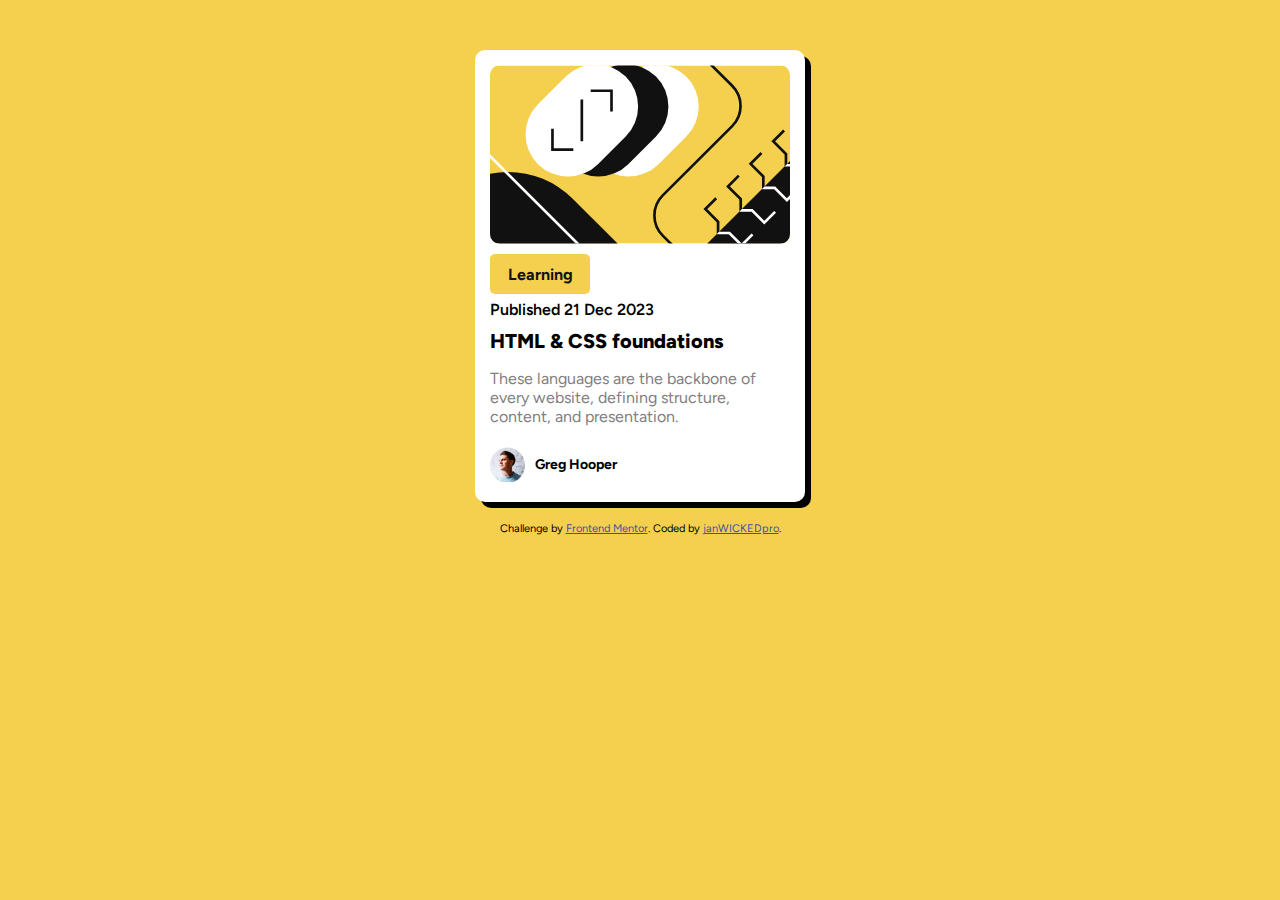
<file: blog-preview-card-main/index.html>
<!DOCTYPE html>
<html lang="en">
<head>
  <meta charset="UTF-8">
  <meta name="viewport" content="width=device-width, initial-scale=1.0"> <!-- displays site properly based on user's device -->

  <link rel="icon" type="image/png" sizes="32x32" href="./assets/images/favicon-32x32.png">
  <link rel="stylesheet" href="style.css">
  <link rel="preconnect" href="https://fonts.googleapis.com">
<link rel="preconnect" href="https://fonts.gstatic.com" crossorigin>
<link href="https://fonts.googleapis.com/css2?family=Figtree:ital,wght@0,300..900;1,300..900&display=swap" rel="stylesheet">
  <title>Frontend Mentor | Blog preview card</title>

  <style>
    
  </style>
</head>
<body>
  <div class="container">
    <img src="./assets/images/illustration-article.svg" alt="">
    <div class="container-tag">Learning</div>
    <p class="date">Published 21 Dec 2023</p>
    <h1>HTML & CSS foundations</h1>
    <p>These languages are the backbone of every website, defining structure, content, and presentation.</p>
    <div class="container-profile">
      <img src="./assets/images/image-avatar.webp" alt="">
      <p>Greg Hooper</p>
    </div>

  </div>
  <div class="attribution">
    Challenge by <a href="https://www.frontendmentor.io?ref=challenge" target="_blank">Frontend Mentor</a>. 
    Coded by <a href="https://github.com/janWICKEDpro">janWICKEDpro</a>.
  </div>
</body>
</html>
</file>
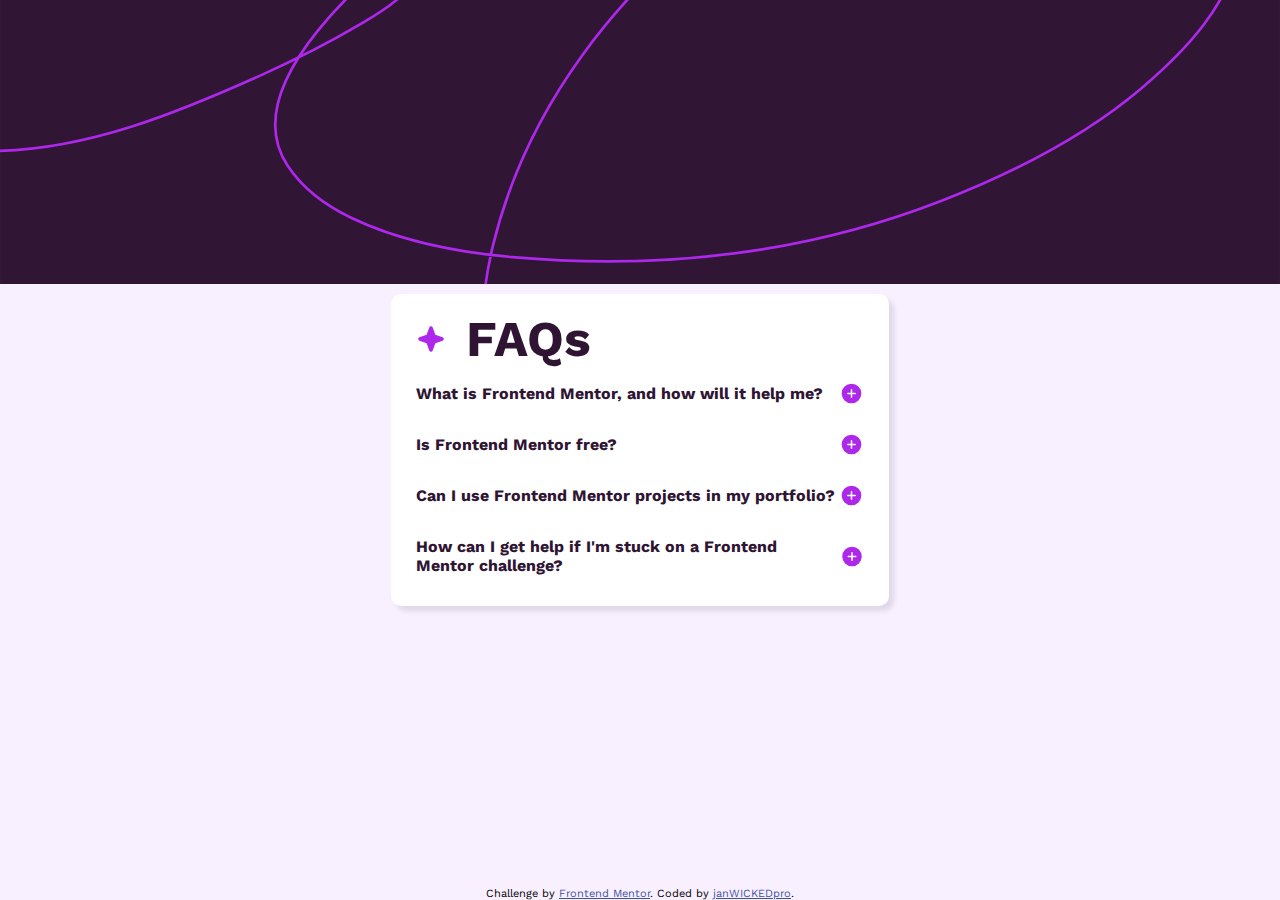
<file: faq-accordion-main/index.html>
<!DOCTYPE html>
<html lang="en">
<head>
  <meta charset="UTF-8">
  <meta name="viewport" content="width=device-width, initial-scale=1.0"> <!-- displays site properly based on user's device -->

  <link rel="icon" type="image/png" sizes="32x32" href="./assets/images/favicon-32x32.png">
  <link rel="stylesheet" href="style.css">
  <link rel="preconnect" href="https://fonts.googleapis.com">
<link rel="preconnect" href="https://fonts.gstatic.com" crossorigin>
<link href="https://fonts.googleapis.com/css2?family=Figtree:ital,wght@0,300..900;1,300..900&family=Work+Sans:ital,wght@0,100..900;1,100..900&display=swap" rel="stylesheet">
  <title>Frontend Mentor | FAQ accordion</title>

  <!-- Feel free to remove these styles or customise in your own stylesheet 👍 -->
  <style>
    .attribution { font-size: 11px; text-align: center; }
    .attribution a { color: hsl(228, 45%, 44%); }
  </style>
</head>
<body>
  

  <img src="./assets/images/background-pattern-desktop.svg" class="svg-desktop" alt="">
  <img src="./assets/images/background-pattern-mobile.svg" class="svg-mobile" alt="">
  <div class="container">
    <div class="faq">
      <img src="./assets/images/icon-star.svg" class="icon-head" alt="">
      <h1>FAQs</h1>
    </div>
    <div class="question">
      <p> What is Frontend Mentor, and how will it help me?</p>
      <img src="./assets/images/icon-plus.svg" class="icon plus" alt="">
      <img src="./assets/images/icon-minus.svg" class="icon minus inactive"  alt="">
    </div>
    <div class="question-answer inactive">
      Yes, Frontend Mentor offers both free and premium coding challenges, with the free 
  option providing access to a range of projects suitable for all skill levels.
    </div>
    <div class="question">
      <p>Is Frontend Mentor free?</p>
      <img src="./assets/images/icon-plus.svg" class="icon plus"  alt="">
      <img src="./assets/images/icon-minus.svg" class="icon minus inactive" alt="">
    </div>
    <div class="question-answer inactive">
      
  Yes, Frontend Mentor offers both free and premium coding challenges, with the free 
  option providing access to a range of projects suitable for all skill levels.

    </div>
    <div class="question">
      <p> Can I use Frontend Mentor projects in my portfolio?</p>
      <img src="./assets/images/icon-plus.svg" class="icon plus" alt="">
      <img src="./assets/images/icon-minus.svg"class="icon minus inactive"  alt="">
    </div>
    <div class="question-answer inactive">
      Yes, you can use projects completed on Frontend Mentor in your portfolio. It's an excellent
  way to showcase your skills to potential employers!
    </div>
    <div class="question">
      <p> How can I get help if I'm stuck on a Frontend Mentor challenge?</p>
      <img src="./assets/images/icon-plus.svg" class="icon plus" alt="">
      <img src="./assets/images/icon-minus.svg" class="icon minus inactive" alt="">
    </div>
    <div class="question-answer inactive">
      The best place to get help is inside Frontend Mentor's Discord community. There's a help 
      channel where you can ask questions and seek support from other community members.
    </div>
  </div>
  <div class="attribution">
    Challenge by <a href="https://www.frontendmentor.io?ref=challenge" target="_blank">Frontend Mentor</a>. 
    Coded by <a href="https://github.com/janWICKEDpro">janWICKEDpro</a>.
  </div>
  <script src="script.js"></script>
</body>
</html>
</file>
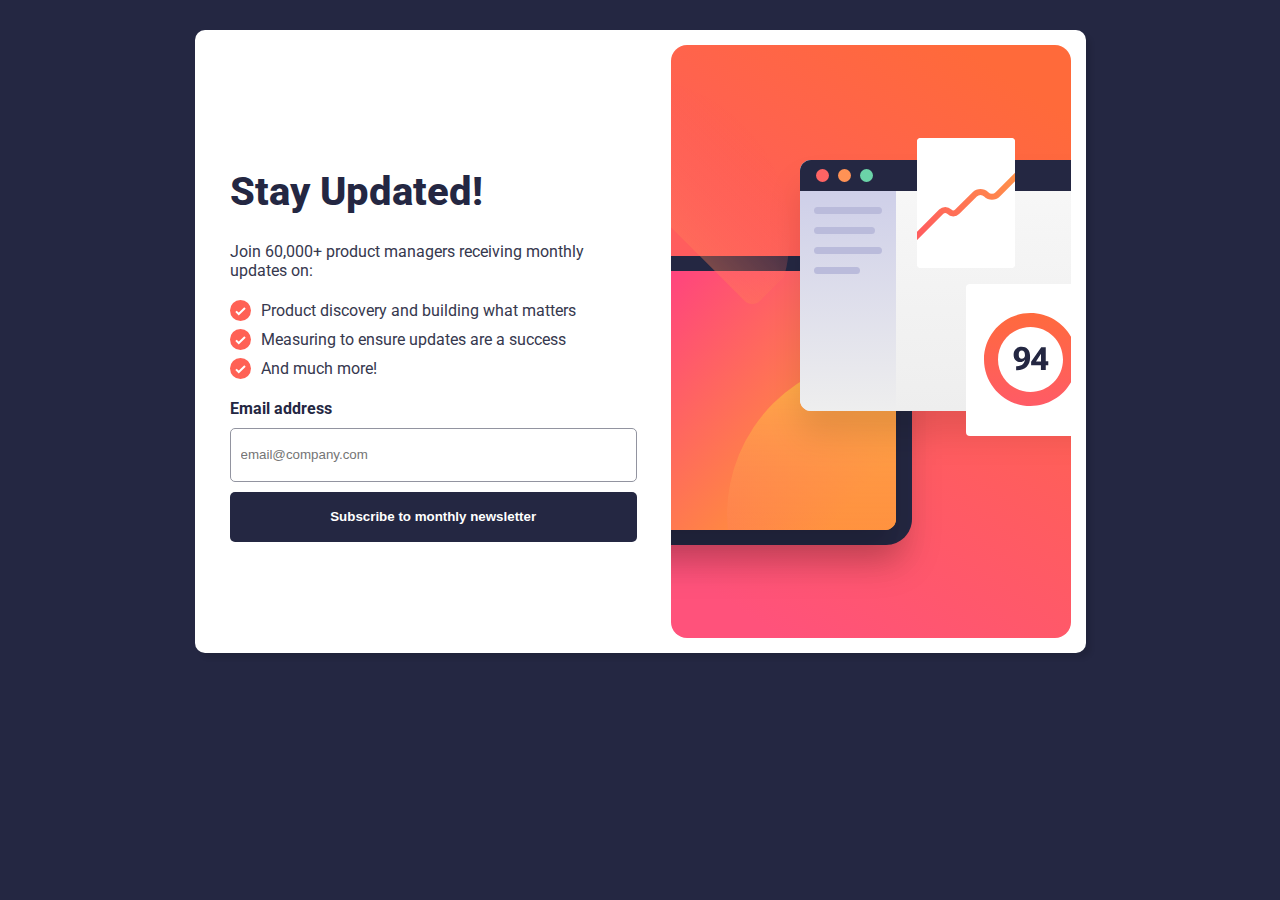
<file: newsletter-sign-up-with-success-message-main/index.html>
<!DOCTYPE html>
<html lang="en">
<head>
  <meta charset="UTF-8">
  <meta name="viewport" content="width=device-width, initial-scale=1.0"> <!-- displays site properly based on user's device -->

  <link rel="icon" type="image/png" sizes="32x32" href="./assets/images/favicon-32x32.png">
  <link rel="preconnect" href="https://fonts.googleapis.com">
  <link rel="preconnect" href="https://fonts.gstatic.com" crossorigin>
  <link href="https://fonts.googleapis.com/css2?family=Roboto:ital,wght@0,100;0,300;0,400;0,500;0,700;0,900;1,100;1,300;1,400;1,500;1,700;1,900&display=swap" rel="stylesheet">
  <link rel="stylesheet" href="style.css">
  <title>Frontend Mentor | Newsletter sign-up form with success message</title>


</head>
<body>


  <div class="card-main ">
    <img src="./assets/images/illustration-sign-up-mobile.svg" class="illustration-mobile" alt="">
    <div class="card-content">
      <h1>Stay Updated!</h1>
      <p>Join 60,000+ product managers receiving monthly updates on:</p>
      <div class="card-bullet">
        <img src="./assets/images/icon-list.svg" class="icon" alt="">
        <p>Product discovery and building what matters</p>
      </div>
      <div class="card-bullet">
        <img src="./assets/images/icon-list.svg" class="icon" alt="">
        <p>Measuring to ensure updates are a success</p>
      </div>
      <div class="card-bullet">
        <img src="./assets/images/icon-list.svg" class="icon" alt="">
        <p>And much more!</p>
      </div>
      <div class="form-section">
        <div class="form-section-head">
          <p class="head">Email address</p>
          <p class="error-message inactive">Invalid Email</p>
        </div>
        
        <input type="text" placeholder="email@company.com" class="">
        <button id="subscribe">Subscribe to monthly newsletter</button>
      </div>
    </div>
    <img src="./assets/images/illustration-sign-up-desktop.svg" class="illustration-web" alt="">
  </div>
  <div class="card-success inactive">
    <div class="group">
    <img src="./assets/images/icon-success.svg" alt="">
    <H1>Thanks for subscribing!</H1>
    <p>A confirmation email has been sent to <span></span>.Please open it and cick the button inside to confirm your subsciption </p>
  </div>
    <button id="dismiss">Dismiss message</button>
  </div>
 
  <script src="script.js"></script>
</body>
</html>
</file>
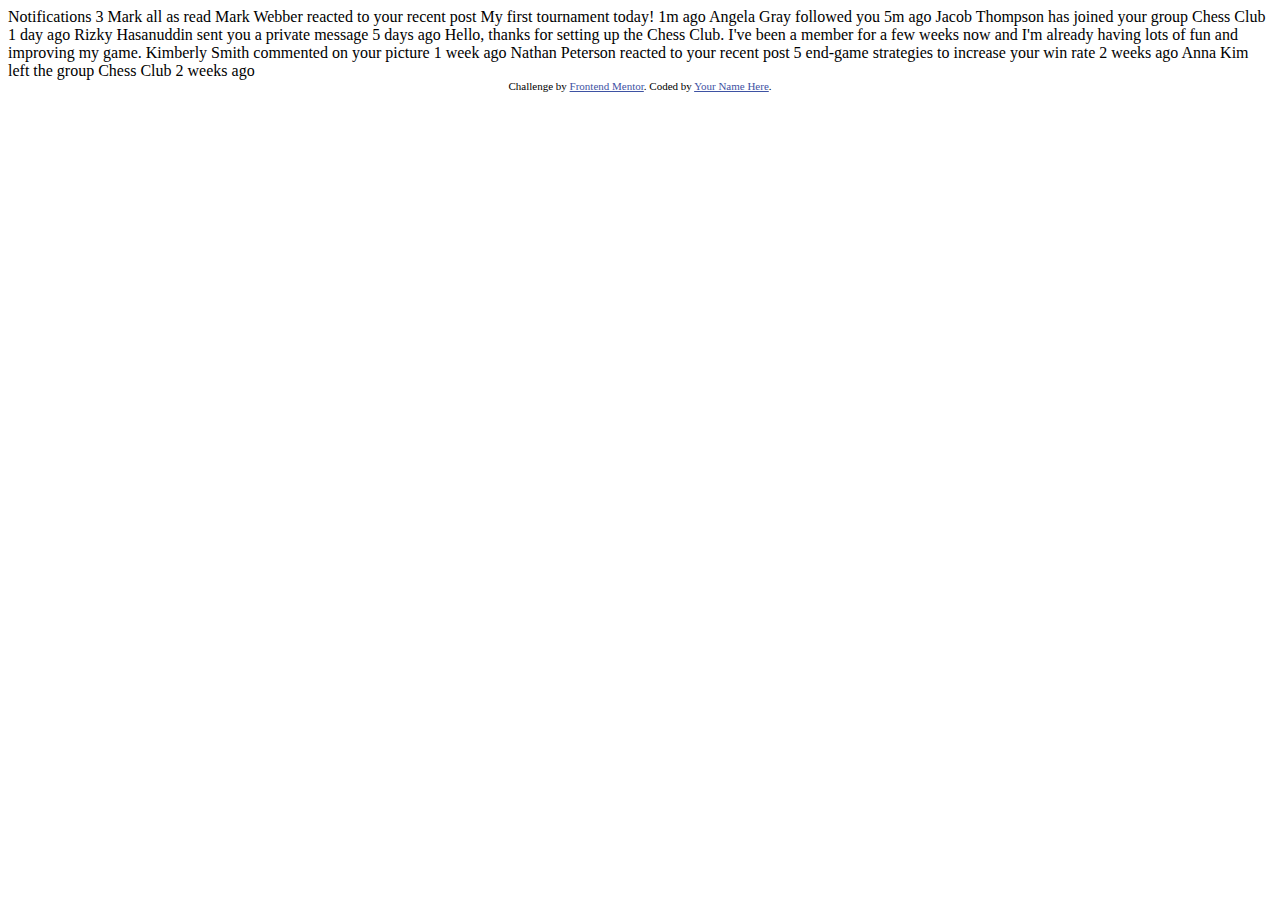
<file: notifications-page-main/index.html>
<!DOCTYPE html>
<html lang="en">
<head>
  <meta charset="UTF-8">
  <meta name="viewport" content="width=device-width, initial-scale=1.0"> <!-- displays site properly based on user's device -->

  <link rel="icon" type="image/png" sizes="32x32" href="./assets/images/favicon-32x32.png">
  
  <title>Frontend Mentor | Notifications page</title>

  <!-- Feel free to remove these styles or customise in your own stylesheet 👍 -->
  <style>
    .attribution { font-size: 11px; text-align: center; }
    .attribution a { color: hsl(228, 45%, 44%); }
  </style>
</head>
<body>

  Notifications 3

  Mark all as read

  Mark Webber reacted to your recent post My first tournament today!
  1m ago

  Angela Gray followed you
  5m ago

  Jacob Thompson has joined your group Chess Club
  1 day ago

  Rizky Hasanuddin sent you a private message
  5 days ago
  Hello, thanks for setting up the Chess Club. I've been a member for a few weeks now and 
  I'm already having lots of fun and improving my game.

  Kimberly Smith commented on your picture
  1 week ago

  Nathan Peterson reacted to your recent post 5 end-game strategies to increase your win rate
  2 weeks ago

  Anna Kim left the group Chess Club
  2 weeks ago
  
  <div class="attribution">
    Challenge by <a href="https://www.frontendmentor.io?ref=challenge" target="_blank">Frontend Mentor</a>. 
    Coded by <a href="#">Your Name Here</a>.
  </div>
</body>
</html>
</file>
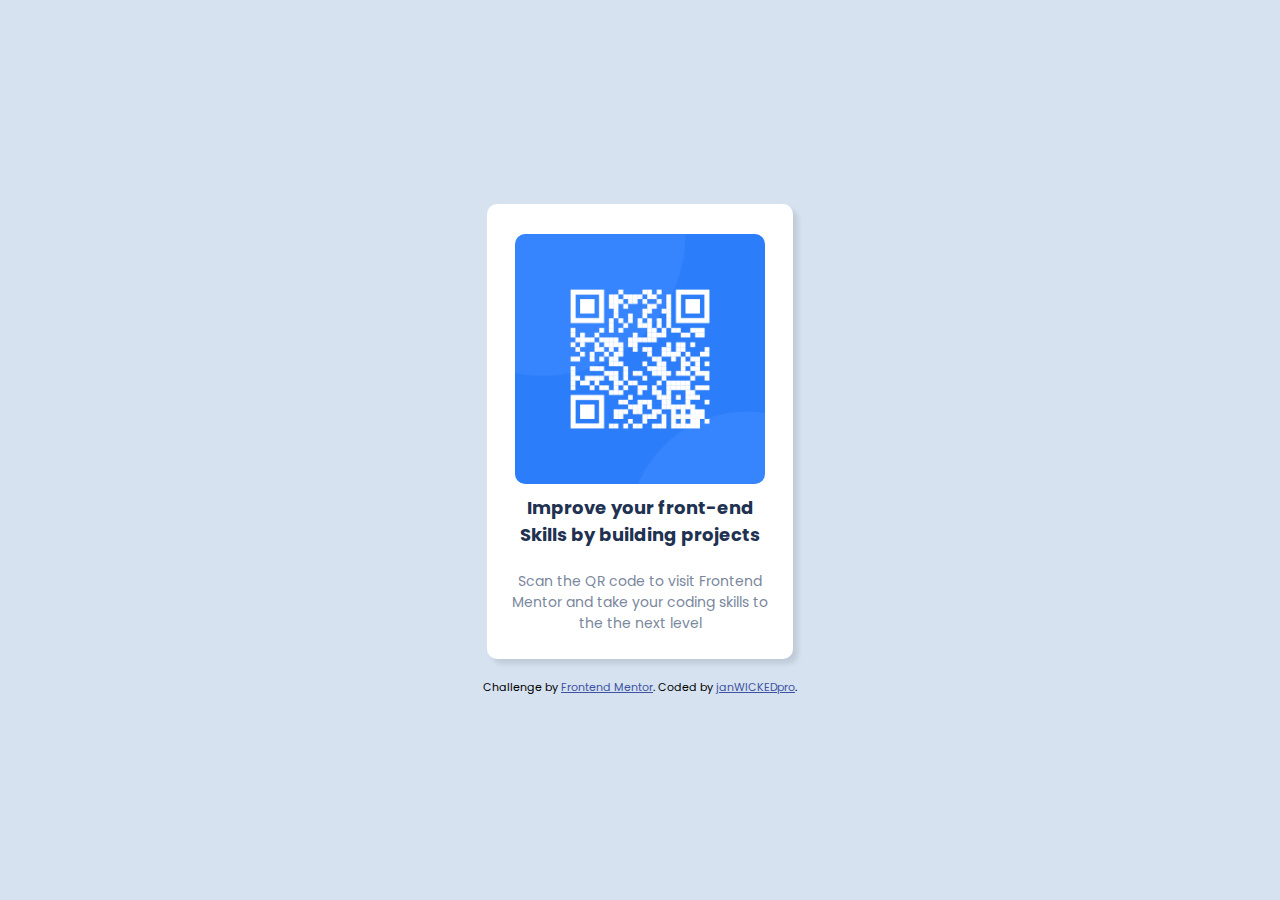
<file: qr-code-component-main/index.html>
<!DOCTYPE html>
<html lang="en">
<head>
  <meta charset="UTF-8">
  <meta name="viewport" content="width=device-width, initial-scale=1.0"> <!-- displays site properly based on user's device -->

  <link rel="icon" type="image/png" sizes="32x32" href="./images/favicon-32x32.png">
  <link rel="stylesheet" href="style.css">
  <link rel="preconnect" href="https://fonts.googleapis.com">
<link rel="preconnect" href="https://fonts.gstatic.com" crossorigin>
<link href="https://fonts.googleapis.com/css2?family=DM+Sans:ital,opsz,wght@1,9..40,300&family=Poppins:ital,wght@0,100;0,200;0,300;0,400;0,500;0,600;0,700;0,800;0,900;1,100;1,200;1,300;1,400;1,500;1,600;1,700;1,800;1,900&display=swap" rel="stylesheet">
  <title>Frontend Mentor | QR code component</title>

  <!-- Feel free to remove these styles or customise in your own stylesheet 👍 -->
  <style>
    .attribution { font-size: 11px; text-align: center; margin-top: 20px;}
    .attribution a { color: hsl(228, 45%, 44%); }
  </style>
</head>
<body> 
  <div class="container">
    <div class="qr-component"></div>

    <h3>Improve your front-end <br>Skills by building projects</h3>
    <p>
      Scan the QR code to visit Frontend<br> Mentor and take your coding skills to<br> the the next level
    </p>
  </div>
  <div class="attribution">
    Challenge by <a href="https://www.frontendmentor.io?ref=challenge" target="_blank">Frontend Mentor</a>. 
    Coded by <a href="https://github.com/janWICKEDpro" target="_">janWICKEDpro</a>.
  </div>
</body>
</html>
</file>
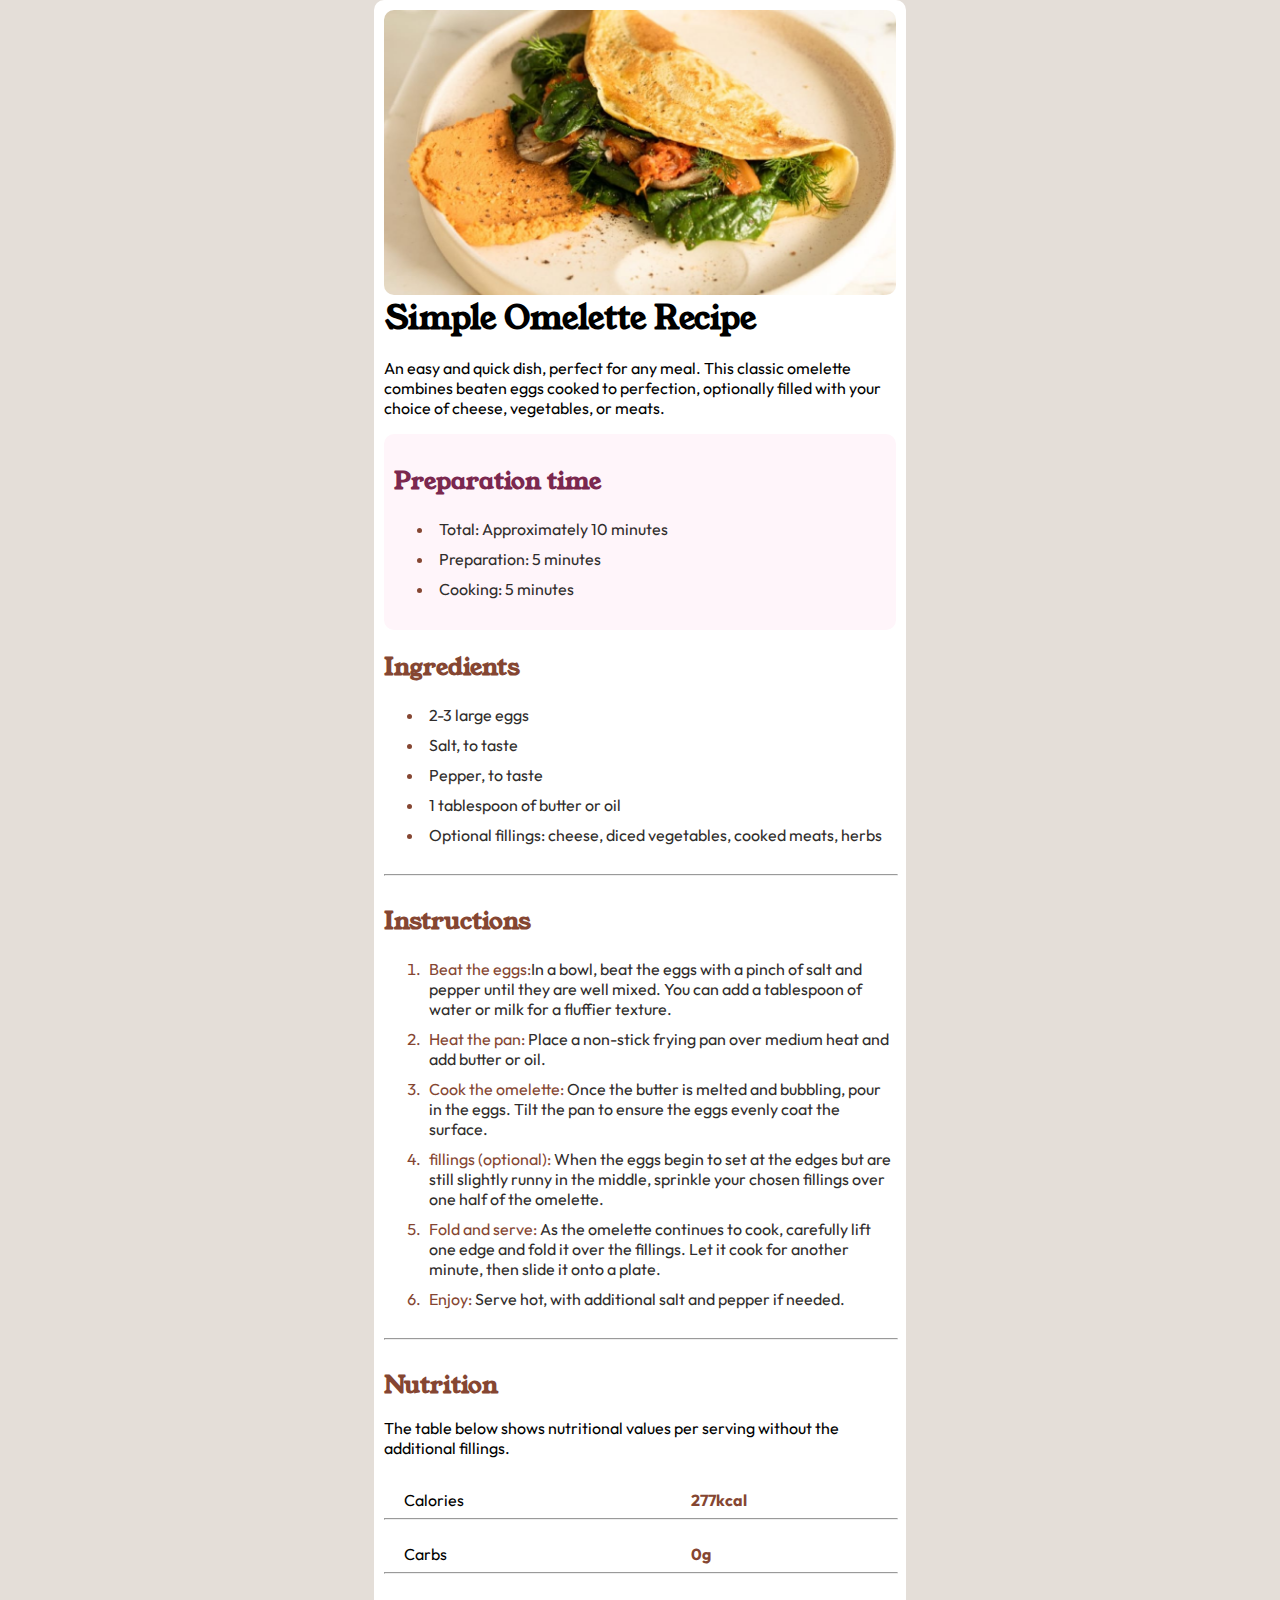
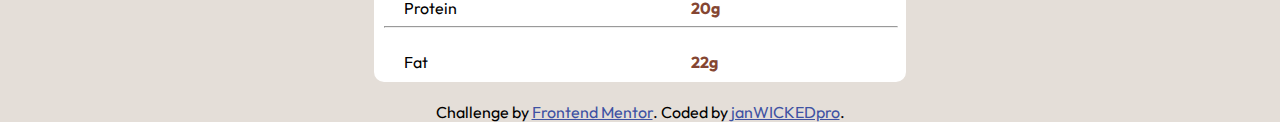
<file: recipe-page-main/index.html>
<!DOCTYPE html>
<html lang="en">
<head>
  <meta charset="UTF-8">
  <meta name="viewport" content="width=device-width, initial-scale=1.0"> <!-- displays site properly based on user's device -->

  <link rel="icon" type="image/png" sizes="32x32" href="./assets/images/favicon-32x32.png">
  <link rel="preconnect" href="https://fonts.googleapis.com">
<link rel="preconnect" href="https://fonts.gstatic.com" crossorigin>
<link href="https://fonts.googleapis.com/css2?family=DM+Sans:ital,opsz,wght@1,9..40,300&family=Poppins:ital,wght@0,100;0,200;0,300;0,400;0,500;0,600;0,700;0,800;0,900;1,100;1,200;1,300;1,400;1,500;1,600;1,700;1,800;1,900&family=Roboto:ital,wght@0,100;0,300;0,400;0,500;0,700;0,900;1,100;1,300;1,400;1,500;1,700;1,900&display=swap" rel="stylesheet">
<link rel="stylesheet" href="style.css">
<link rel="preconnect" href="https://fonts.googleapis.com">
<link rel="preconnect" href="https://fonts.gstatic.com" crossorigin>
<link href="https://fonts.googleapis.com/css2?family=DM+Sans:ital,opsz,wght@1,9..40,300&family=Poppins:ital,wght@0,100;0,200;0,300;0,400;0,500;0,600;0,700;0,800;0,900;1,100;1,200;1,300;1,400;1,500;1,600;1,700;1,800;1,900&family=Roboto:ital,wght@0,100;0,300;0,400;0,500;0,700;0,900;1,100;1,300;1,400;1,500;1,700;1,900&family=Young+Serif&display=swap" rel="stylesheet"> 
<link rel="preconnect" href="https://fonts.googleapis.com">
<link rel="preconnect" href="https://fonts.gstatic.com" crossorigin>
<link href="https://fonts.googleapis.com/css2?family=DM+Sans:ital,opsz,wght@1,9..40,300&family=Outfit:wght@100..900&family=Poppins:ital,wght@0,100;0,200;0,300;0,400;0,500;0,600;0,700;0,800;0,900;1,100;1,200;1,300;1,400;1,500;1,600;1,700;1,800;1,900&family=Roboto:ital,wght@0,100;0,300;0,400;0,500;0,700;0,900;1,100;1,300;1,400;1,500;1,700;1,900&family=Young+Serif&display=swap" rel="stylesheet">
<title>Frontend Mentor | Recipe page</title>

  <!-- Feel free to remove these styles or customise in your own stylesheet 👍 -->
  <style>
    .attribution { font-size: 16px; text-align: center; margin-top: 20px; }
    .attribution a { color: hsl(228, 45%, 44%); }
  </style>
</head>
<body>
  <div class="container">
    <img src="./assets/images/image-omelette.jpeg" alt="" height="285", width="285">
    <div class="space"></div>
    <h1> Simple Omelette Recipe</h1>
    <p>
      An easy and quick dish, perfect for any meal. This classic omelette combines beaten eggs cooked 
      to perfection, optionally filled with your choice of cheese, vegetables, or meats.
    
    </p>
    <div class="prep-container">
      <h2>Preparation time</h2>
      <ul>
        <li>Total: Approximately 10 minutes</li>
        <li>Preparation: 5 minutes</li>
        <li>Cooking: 5 minutes</li>
      </ul>
    </div>
    <h2>Ingredients</h2>
    <ul>
      <li>2-3 large eggs</li>
      <li>   Salt, to taste</li>
      <li>Pepper, to taste</li>
      <li>1 tablespoon of butter or oil</li>
      <li>Optional fillings: cheese, diced vegetables, cooked meats, herbs</li>
    </ul>  
<hr>
    <h2>Instructions</h2>
    <ol>
      <li><span>Beat the eggs:</span>In a bowl, beat the eggs with a pinch of salt and pepper until they are well mixed. 
        You can add a tablespoon of water or milk for a fluffier texture.</li>
      <li> <span>Heat the pan:</span> Place a non-stick frying pan over medium heat and add butter or oil.
      </li>
      <li>  <span>Cook the omelette:</span> Once the butter is melted and bubbling, pour in the eggs. Tilt the pan to ensure 
        the eggs evenly coat the surface.
      </li>
      <li> <span> fillings (optional):</span> When the eggs begin to set at the edges but are still slightly runny in the 
        middle, sprinkle your chosen fillings over one half of the omelette.
      </li>
      <li> <span>Fold and serve:</span> As the omelette continues to cook, carefully lift one edge and fold it over the 
        fillings. Let it cook for another minute, then slide it onto a plate.
      </li>
      <li><span>Enjoy:</span> Serve hot, with additional salt and pepper if needed.
</li>
    </ol>  
    <hr>
    <h2>Nutrition</h2>
    <p>  The table below shows nutritional values per serving without the additional fillings.
    </p>
    <div class="table-item">
      <p class="table-item-text">Calories</p>
      <p class="table-item-text2">277kcal</p>
    </div>
    <hr>
    <div class="table-item">
      <p class="table-item-text">Carbs</p>
      <p class="table-item-text2">0g</p>
    </div>
    <hr>
    <div class="table-item">
      <p class="table-item-text">Protein</p>
      <p class="table-item-text2">20g</p>
    </div>
    <hr>
    <div class="table-item">
      <p class="table-item-text">Fat</p>
      <p class="table-item-text2">22g</p>
    </div>

  </div>
  

  <div class="attribution">
    Challenge by <a href="https://www.frontendmentor.io?ref=challenge" target="_blank">Frontend Mentor</a>. 
    Coded by <a href="https://github.com/janWICKEDpro" target="_blank">janWICKEDpro</a>.
  </div>
</body>
</html>
</file>
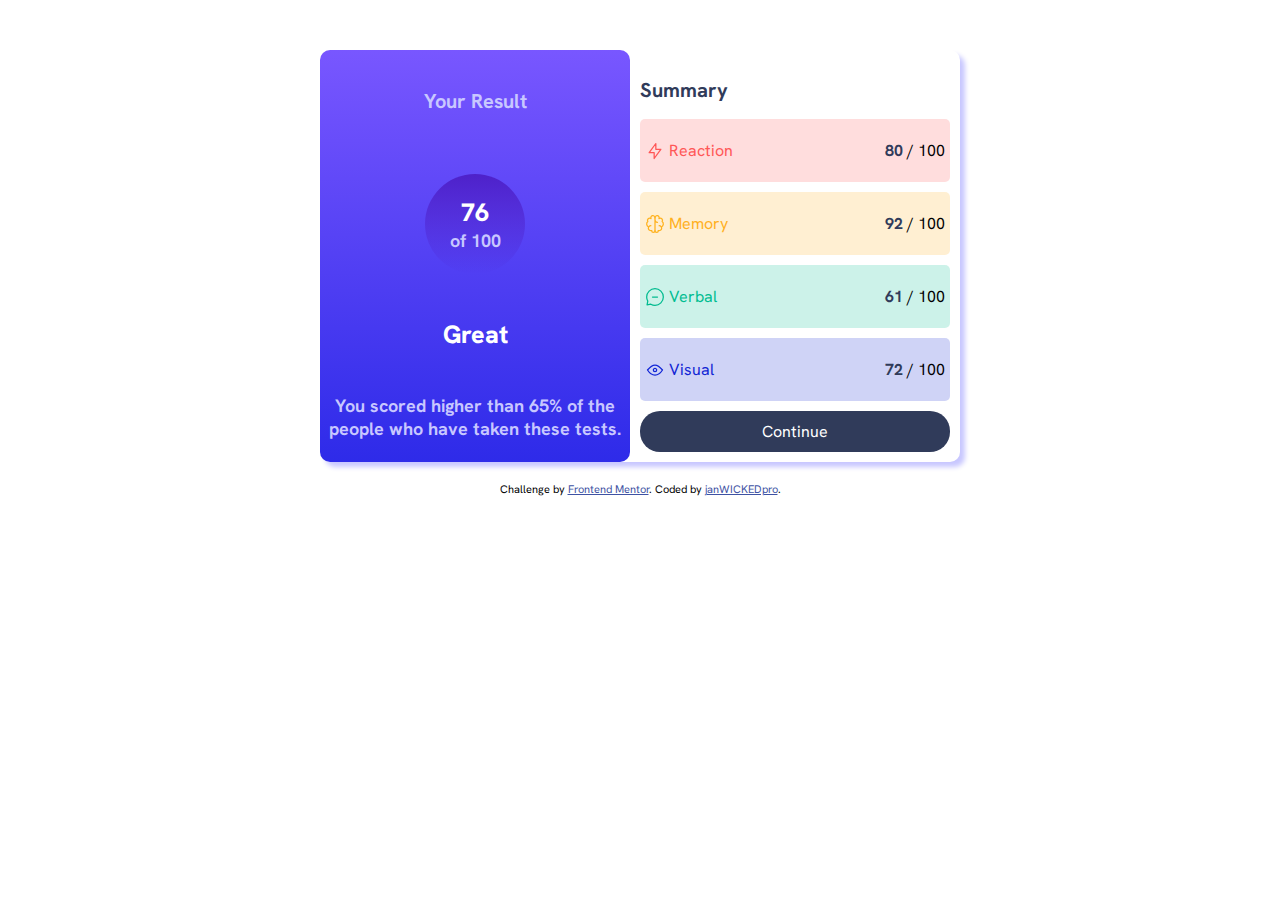
<file: results-summary-component-main/index.html>
<!DOCTYPE html>
<html lang="en">
<head>
  <meta charset="UTF-8">
  <meta name="viewport" content="width=device-width, initial-scale=1.0"> <!-- displays site properly based on user's device -->

  <link rel="icon" type="image/png" sizes="32x32" href="./assets/images/favicon-32x32.png">
  <link rel="stylesheet" href="style.css">
  <title>Frontend Mentor | Results summary component</title>

  <!-- Feel free to remove these styles or customise in your own stylesheet 👍 -->

</head>
<body>


  <div class="container">
    <div class="left">
      <h2>Your Result</h2>
      <div class="circle">
        <h1>76</h1>
        <p>of 100</p>
      </div>
      <h1>Great</h1>
      <p class="remark">You scored higher than 65% of the people who have taken these tests.</p>
    </div>
    <div class="right">
      <h2>Summary</h2>
      <div class="results">
      <div class="result reaction">
        <img src="./assets/images/icon-reaction.svg" alt="">
        <p class="reaction">Reaction</p>
        <p class="score"><span>80</span> / 100</p>
      </div>
      <div class="result memory">
        <img src="./assets/images/icon-memory.svg" alt="">
        <p class="memory">Memory</p>
        <p class="score"><span>92</span> / 100</p>
      </div>
      <div class="result verbal">
        <img src="./assets/images/icon-verbal.svg" alt="">
        <p class="verbal">Verbal</p>
        <p class="score"><span>61</span> / 100</p>
      </div>
      <div class="result visual">
        <img src="./assets/images/icon-visual.svg" alt="">
        <p class="visual">Visual</p>
        <p class="score"><span>72</span> / 100</p>
      </div>
    </div>
      <div class="button">Continue</div>
    </div>
  </div>
  <div class="attribution">
    Challenge by <a href="https://www.frontendmentor.io?ref=challenge" target="_blank">Frontend Mentor</a>. 
    Coded by <a href="https://github.com/janWICKEDpro" target="_blank">janWICKEDpro</a>.
  </div>
</body>
</html>
</file>
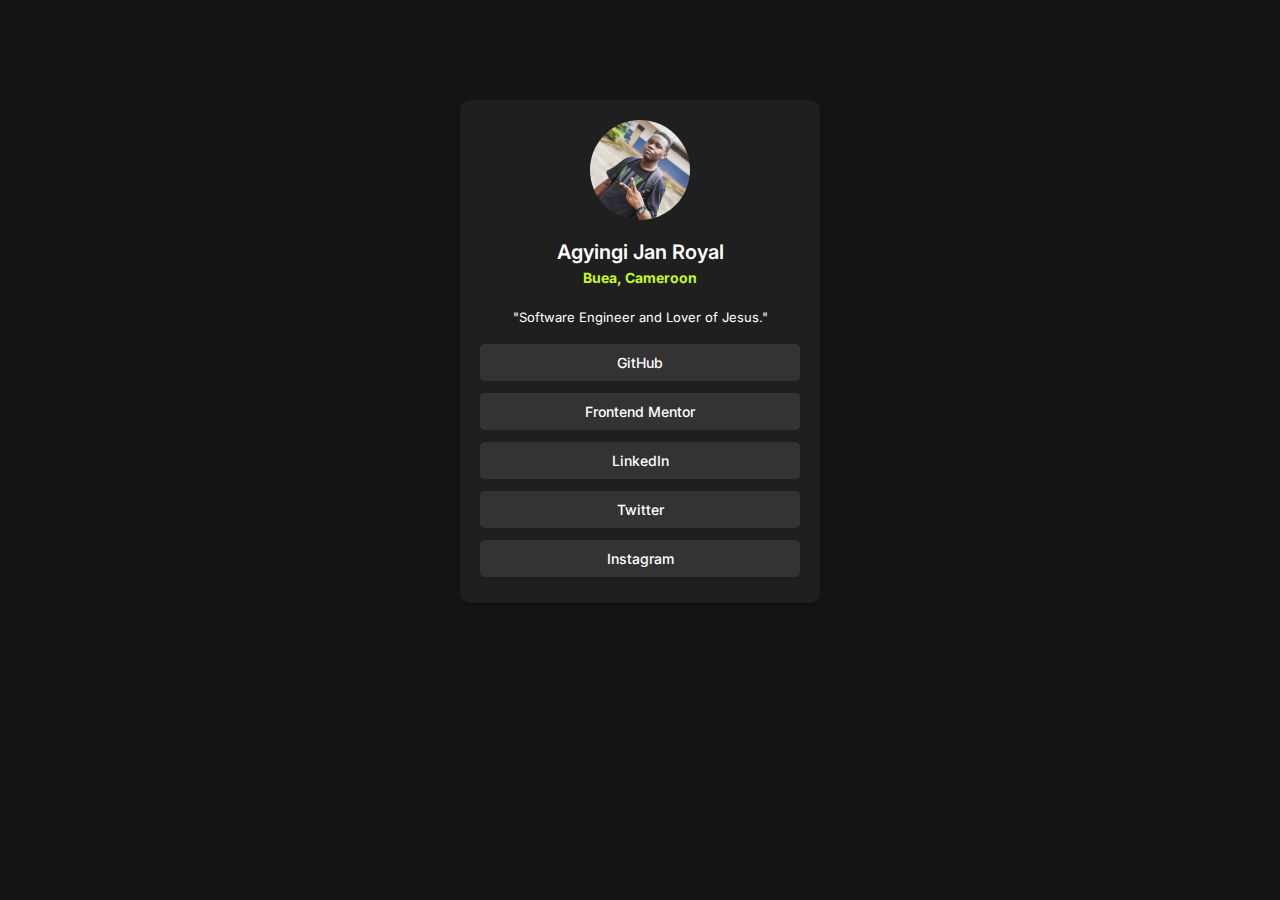
<file: social-links-profile-main/index.html>
<!DOCTYPE html>
<html lang="en">
<head>
  <meta charset="UTF-8">
  <meta name="viewport" content="width=device-width, initial-scale=1.0"> <!-- displays site properly based on user's device -->

  <link rel="icon" type="image/png" sizes="32x32" href="./assets/images/icon.png">
  <link rel="stylesheet" href="style.css">
  <link rel="preconnect" href="https://fonts.googleapis.com">
<link rel="preconnect" href="https://fonts.gstatic.com" crossorigin>
<link href="https://fonts.googleapis.com/css2?family=DM+Sans:ital,opsz,wght@1,9..40,300&family=Inter:wght@100..900&family=Outfit:wght@100..900&family=Poppins:ital,wght@0,100;0,200;0,300;0,400;0,500;0,600;0,700;0,800;0,900;1,100;1,200;1,300;1,400;1,500;1,600;1,700;1,800;1,900&family=Roboto:ital,wght@0,100;0,300;0,400;0,500;0,700;0,900;1,100;1,300;1,400;1,500;1,700;1,900&family=Young+Serif&display=swap" rel="stylesheet">
  <title>Social links profile</title>

  <!-- Feel free to remove these styles or customise in your own stylesheet 👍 -->
  
</head>
<body>

 
  <div class="container">
    <img src="./assets/images/jan.jpeg" alt="" height="200", width="200">
    <h1>Agyingi Jan Royal</h1>
    <h2>Buea, Cameroon</h2>
    <p>"Software Engineer and Lover of Jesus."</p>
    <div class="links">
    <a href="https://github.com/janWICKEDpro/" target="_blank">GitHub</a>
    <a href="https://www.frontendmentor.io/profile/janWICKEDpro" target="_blank">Frontend Mentor</a>
    <a href="https://www.linkedin.com/in/jan-royal/" target="_blank">LinkedIn</a>
    <a href="https://twitter.com/JanRoyal12" target="_blank">Twitter</a>
    <a href="https://www.instagram.com/jan_royal_/" target="_blank">Instagram</a>
    </div>
  </div>
 
</body>
</html>
</file>
<file: blog-preview-card-main/style.css>
body{
    margin: 0px;
    display: flex;
    flex-direction: column;
    justify-content: center;
    align-items: center;
    background-color: hsl(47, 88%, 63%);
    font-family: "Figtree", sans-serif;
}

.container{
    margin-top: 50px;
    display: flex;
    flex-direction: column;
    justify-content: center;
    align-items: center;
    box-shadow: 6px 6px;
    padding: 15px;
    width: 300px;
    background-color:hsl(0, 0%, 100%);
    border-radius: 10px;
}
img{
    width: 100%;
    border-radius: 10px;
}
.container-tag{
    border-radius: 5px;
    height: 40px;
    width: 100px;
    background-color:hsl(47, 88%, 63%);
    color: hsl(0, 0%, 7%);
    font-weight: 700;
    display: flex;
    justify-content: center;
    align-items: center;
    align-self: flex-start;
    margin-top: 10px;
}
p{
    font-size: 16px;
    align-self: flex-start;
    color: hsl(0, 0%, 50%);
}
h1{
    align-self: flex-start;
    margin-top: 5px;
    margin-bottom: 0px;
    font-size: 20px;
    font-weight: 800;
}
h1:hover{
    color: hsl(47, 88%, 63%);
    cursor: pointer;
}
.date{
    margin-top: 6px;
    margin-bottom: 5px;
    color: black;
    font-weight: 600;
}

.container-profile{
    display: flex;
    align-items: center;
    align-self: flex-start;
}

.container-profile img{
    object-fit: cover;
    height: 35px;
    width: 35px;
}
.container-profile p{
   margin-left: 10px;
   color: black;
   font-weight: 700;
   font-size: 14px;
}

.attribution {margin-top: 20px; font-size: 11px; text-align: center; }
.attribution a { color: hsl(228, 45%, 44%); }
</file>
<file: faq-accordion-main/style.css>
body{
 margin: 0;
 background-color: hsl(275, 100%, 97%);
 font-family: "Work Sans", sans-serif;
 display: flex;
 flex-direction: column;

 justify-content: space-between;
 height: 100dvh;
}
.container{
    position: absolute;
    left: 50%;
    top: 50%;
    transform: translate(-50%, -50%);
    background-color:  hsl(0, 0%, 100%);
    border-radius: 10px;
    box-shadow: 5px 5px 5px rgba(0, 0, 0, 0.1);
    display: flex;
    flex-direction: column;
    width: 35vw;
    padding: 15px 25px;
}
.faq{
    display: flex;
   align-items: center;
   
}
h1{
    margin:0px 20px;
    font-size: 50px;
    
    color: hsl(292, 42%, 14%);
}
.icon-head{
    height: 30px;
    width: 30px;
}
.icon{
    height: 25px;
    width: 25px;
}
.question{
    color:hsl(292, 42%, 14%);
    font-weight: 700;
    display:  flex;
    justify-content: space-between;
    align-items: center;
}
.question:hover{
    color:rgb(208, 66, 226);
    cursor: pointer;
}
.question-answer{
 
    color:  hsl(292, 16%, 49%);
}

.inactive{
    transform: rotate(45deg);
    display: none;
}
img{width: 100%;}
@media (max-width: 375px) {
    .svg-desktop{
        display: none;
    }
  
    .container{
        width: 300px;
    }
    p{
        margin-right: 10px;
    }
}

@media (min-width: 376px) {
    .svg-mobile{
        display: none;
    }
}
</file>
<file: newsletter-sign-up-with-success-message-main/style.css>
body{
    margin: 0px;
    display: flex;
    flex-direction: column;
    justify-content: center;
    align-items: center;
    font-family:  "Roboto", sans-serif;
    background-color: hsl(234, 29%, 20%);
}

.card-main{
    margin-top: 30px;
    /* position: absolute;
    left: 50%;
    top: 50%;
    transform: translate(-50%, -50%); */
    display: flex;
    align-items: center;
    justify-content: center;
    background-color: hsl(0, 0%, 100%);
    border-radius: 10px;
    padding: 15px 15px 15px 35px;
    box-shadow: 5px 5px 5px rgba(0, 0, 0, 0.1);
}
.card-content{
    margin-right: 4%;
}
h1{
    color: hsl(234, 29%, 20%);
    font-weight: 800;
    font-size: 40px;
}
p{
    color: hsl(235, 18%, 26%);
    font-weight: 400;
    font-size: 16px;
}
.card-bullet{

 display: flex;
 align-items: center;

}

.card-bullet p{
    margin-left: 10px;
    margin-top: 5px;
    margin-bottom: 5px;

}
.form-section{
    display: flex;
    flex-direction: column;
}
.head{
    font-weight: 700;
    color: hsl(234, 29%, 20%);
    font-size: 16px;
    margin-bottom: 10px;
}
input{
    height: 50px;
   
    border-radius: 5px;
    border: 1px solid  hsl(231, 7%, 60%);
    padding-left: 10px;
    cursor: pointer;
    margin-bottom: 10px;
}
input:focus{
    outline: none !important;
    border: 1px solid  hsl(234, 29%, 20%);
}
input.error{
    background-color: hsla(4, 100%, 67%,0.3);
    color: hsl(4, 100%, 67%);
    border: 1px solid  hsl(4, 100%, 67%);
}
button{
    background-color: hsl(234, 29%, 20%);
    color: white;
    font-weight: 700;
    height: 50px;
    border-radius: 5px;
    cursor: pointer;
    border: 0px;
    
}
button:hover{
 /* background-color: linear-gradient(to right, pink,  hsl(4, 100%, 67%)); */
 box-shadow: 4px 10px 15px hsla(4, 93%, 71%, 0.4);

background: linear-gradient(90deg, hsl(1, 100%, 67%) 0%, hsl(6, 100%, 67%) 100%);
}
.form-section-head{
    display: flex;
    justify-content: space-between;
    align-items: center;
}
.error-message{
    color: hsl(4, 100%, 67%);
    font-weight: 700;
    font-size: 16px;
    margin-bottom: 10px;
}
.card-success{
    position: absolute;
    left: 50%;
    top: 50%;

    transform: translate(-50%, -50%);
    display: flex;
    flex-direction: column;
    justify-content: center;
    padding: 20px;
    background-color: white;
    border-radius: 10px;
    width: 300px;
    box-shadow: 5px 5px 5px rgba(0, 0, 0, 0.1);
}
.card-success img{
    align-self: flex-start;
}
.card-success h1{
    margin: 5px 0px;
}
span{
    font-weight: 700;
    color:  hsl(234, 29%, 20%);
}
.inactive{
    display: none;
}

.attribution { font-size: 11px; text-align: center; }
.attribution a { color: hsl(228, 45%, 44%); }

@media (max-width: 800px) {
    body{
        background-color: white;
    }
    .illustration-web{
        display: none;
    }
    .illustration-mobile{
        width: 100%;
    }
    .card-main{
        margin: 0px;
        padding: 0px 0px 10px 0px;
        box-shadow: unset;
        width: 100vw;
        border-radius: 0px;
        flex-direction: column;
        justify-content: flex-start; 
       
    }

    .card-content{
        display: flex;
        flex-direction: column;
        justify-content: flex-start;
        margin: 10px 0px 5px 0px;
        padding-left: 15px;
        padding-right: 15px;
        box-sizing: border-box;
    }
    .card-content h1{
        margin: 1px 0px;
    }
    .card-success{
        height: 100vh;
        box-shadow: unset;
        padding: 0px;
        justify-content: space-around;
    }
}


@media (min-width: 801px) {
    .illustration-mobile{
        display: none;
    }
    
}
</file>
<file: qr-code-component-main/style.css>
body{
    margin: 0;
    padding: 0;
    background-color:hsl(212, 45%, 89%);
     font-family: "Poppins", sans-serif;
    height: 100vh;
    display: flex;
    justify-content: center;
    align-items: center;
    flex-direction: column;
}

.container {
 
    border-radius: 10px;
    text-align: center;
    background-color: hsl(0, 0%, 100%);
    display: flex;
    flex-direction: column;
    justify-content: center;
    align-items: center;
    box-shadow: 5px 5px 5px rgba(0, 0, 0, 0.1);
    padding: 20px;
}

.qr-component {
    height: 250px;
    width: 250px;
    border-radius: 10px;
    margin-top: 10px;
    background-image: url('./images/image-qr-code.png');
    background-position: center;
    background-size: cover;
}

h3{
    margin-top: 10px ;
    font-size: 18px;
    color:  hsl(218, 44%, 22%) ;
}

p{
    margin: 5px;
    font-size: 14px;
    color: hsl(220, 15%, 55%) ;
}
</file>
<file: recipe-page-main/style.css>
body{
    margin: 0;
    padding: 0;
    display: flex;
    flex-direction: column;
    justify-content: center;
    align-items: center;
    font-family:"Outfit", sans-serif;
    background-color: hsl(30, 18%, 87%);
}
.container{
    width: 40%;
    border-radius: 10px;
    background-color: white;
    display: flex;
    flex-direction: column;
    align-items: flex-start;
    justify-content: center;
    padding: 10px;
}
hr{
    
    color: hsl(24, 5%, 18%);
    width: 100%;
}
h1{
    padding: 0;
    margin:  1px;
    font-family: "Young Serif";
}
h2{
    padding: 0;
    margin-bottom: 0;

    font-family: "Young Serif";
    color:  hsl(14, 45%, 36%);
}
.prep-container{
    background-color: hsl(330, 100%, 98%);
    border-radius: 10px;
   width: 100%;
   box-sizing: border-box;
    padding: 10px;
}
.prep-container h2{
    font-family: "Young Serif";
    color: hsl(332, 51%, 32%);
}
img{
    align-self: center;
    width: 100%;
    border-radius: 10px;
    object-fit: cover;
}

li{
    padding: 5px;
    color: hsl(24, 5%, 18%);
}
ol li::marker{
    color:hsl(14, 45%, 36%);
}
ul li::marker{
    color:hsl(14, 45%, 36%);
}
span{
    color:  hsl(14, 45%, 36%);
}

.table-item{
    display: flex;
    width: 100%;
    justify-content: space-between;
    align-items: center;
    margin: 0px;
}
.table-item-text{
    margin-left: 20px;
    margin-bottom: 0px;
}

.table-item-text2{
    width: 40%;
    margin-bottom: 0px;
    color:  hsl(14, 45%, 36%);
    font-weight: 700;
}

@media (max-width: 375px) {
    .container{
        width: 100%;
        padding: 20px;
        box-sizing: border-box;
        border-radius: 0px;
    }
    img{
        position: absolute;
        top: 0;
        height: 200px;
        width: 100%;
        border-radius: 0px;
    }
    .space{
        height: 200px;
    }
}
</file>
<file: results-summary-component-main/style.css>
@font-face {
    font-family:  "Hanken Grotesk";
    src: url(./assets/fonts/HankenGrotesk-VariableFont_wght.ttf);
}

body{
    margin: 0px;
    background-color: hsl(0, 0%, 100%);
    display: flex;
    flex-direction: column;
    justify-content: center;
    align-items: center;
    font-family:  "Hanken Grotesk";
    
}

.container{
    /* position: absolute;
    left: 50%;
    top: 50%;
    transform: translate(-50%, -50%); */
    margin-top: 50px;
    background-color: white;
    display: flex;
    border-radius: 10px;
    width: 50%;
    box-shadow: 5px 5px 5px hsl(241, 100%, 89%);
}
.left{
    width: 50%;
    display: flex;
    flex-direction: column;
    justify-content: space-around;
    align-items: center;
    border-radius: 10px;
  
 
    background:  linear-gradient(180deg, hsl(252, 100%, 67%) 0%,hsl(241, 81%, 54%) 100%);
}


.left h2{
    color:hsl(241, 100%, 89%) ;
    font-size: 20px;
    font-weight: 700;
}

.circle{
    height: 100px;
    width: 100px;
    border-radius: 50px;
    display: flex;
    flex-direction: column;
    justify-content: center;
    align-items: center;
    background: linear-gradient(180deg, hsla(256, 72%, 46%, 1) 0%, hsla(241, 72%, 46%, 0) 100%)
}

.circle h1{
    color: white;
    font-size: 40px;
    margin-bottom: 5px;
}
.left.circle p{
    color: hsl(241, 100%, 89%);
    margin: 0px;
}

.left h1{
    color: white;
    font-size: 25px;
    font-weight: 800;
    margin: 0px;
}

.left p{
    color: hsl(241, 100%, 89%);
    margin: 0px;
    font-size: 18px;
    font-weight: 700;
    text-align: center;
}

.right{
    width: 50%;
    display: flex;
    flex-direction: column;
    justify-content: space-around;
    align-self: flex-start;
    margin: 10px;
}
.right h2{
    color: hsl(224, 30%, 27%);
    font-size: 20px;
    font-weight: 700;
}
.result{
    display: flex;
    justify-content: flex-start;
    align-items: center;
    padding: 5px;
    border-radius: 5px;
    margin-bottom: 10px;
    width: 100%;
    box-sizing: border-box;
}
.result.reaction{
    background-color: hsla(0, 100%, 67%,0.2);
}
p.reaction{
    color: hsl(0, 100%, 67%);
    margin-left: 4px;
}

.result.memory{
    background-color:hsla(39, 100%, 56%,0.2);
}
p.memory{
  color:   hsl(39, 100%, 56%);
  margin-left: 4px;
}
.result.verbal{
    background-color: hsla(166, 100%, 37%,0.2);
}
p.verbal{
    color: hsl(166, 100%, 37%);
    margin-left: 4px;
}

.result.visual{
    background-color:  hsla(234, 85%, 45%,0.2);
}
p.visual{
    color: hsl(234, 85%, 45%);
    margin-left: 4px;
}
.score{
    margin-left: auto;
    align-self: flex-end;
}
span{
    font-weight: 700;
    color: hsl(224, 30%, 27%);
}

.button{
    background-color: hsl(224, 30%, 27%);
    padding: 10px;
    color: white;
    width: 100%;
    border-radius: 20px;
    align-self: center;
    display: flex;
    justify-content: center;
    box-sizing: border-box;
}

.button:hover{
    cursor: pointer;
    background:  linear-gradient(90deg, hsl(252, 100%, 67%) 0%,hsl(241, 81%, 54%) 100%);
}



.attribution { font-size: 11px; text-align: center; margin-top: 20px;}
.attribution a { color: hsl(228, 45%, 44%); }

@media (max-width: 700px) {
   
    .container{
        width: 100%;
        flex-direction: column;
        justify-content: center;
        align-items: center;
        position: relative;
        box-shadow: unset;
        margin: 0px;
    }

    .left{
        width: 100%;
        height: 45vh;
        border-top-left-radius: 0px;
        border-top-right-radius: 0px;
        border-bottom-left-radius: 20px;
        border-bottom-right-radius: 20px;
    }
    
    .right{
        box-sizing: border-box;
        width: 100%;
        margin: 0px;
        padding: 15px;
        justify-content: space-around;
    }
    .attribution {  margin-top: 5px;}
}
</file>
<file: social-links-profile-main/style.css>
body{
    margin: 0;
    font-family: "Inter", sans-serif;
    display: flex;
    flex-direction: column;
    justify-content: center;
    align-items: center;
  
    background-color: hsl(0, 0%, 8%);
}

.container{
    display: flex;
    flex-direction: column;
    justify-content: center;
    align-items: center;
    padding: 20px;
    background-color: hsl(0, 0%, 12%);
    border-radius: 10px;
    box-shadow: 0 2px 4px rgba(0, 0, 0, 0.2);
    margin-top: 100px;
}
h1{
    margin-top: 20px;
    margin-bottom: 0px;
    color: hsl(0, 0%, 100%);
    font-size: 20px;
    font-weight: 600;
}
h2{
    margin-top: 5px;
    margin-bottom: 10px;
    color: hsl(75, 94%, 57%);
    font-size: 14px;
}
p{
    font-size: 13px;
    color:  hsl(0, 0%, 100%);
}
img{
    height: 100px;
    width: 100px;
    border-radius: 100px;
    object-fit: cover;
}

.links{
    display: flex;
    flex-direction: column;
    justify-content: center;
    align-items: center;
}

a{
    font-size: 14px;
    font-weight: 500;
    text-decoration: none;
    color: hsl(0, 0%, 100%);
    background-color: hsl(0, 0%, 20%);
    text-align: center;
    display: inline-block;
    margin: 6px 0px;
    width: 300px;
    padding: 10px;
    border-radius: 5px;
}
a:hover{
    background-color: hsl(75, 94%, 57%);
    color: hsl(0, 0%, 12%);
}

@media (max-width: 500px) {
    body{
        height: 100vh;
    }
    .container{
        margin-top: 0px;
    }
    a{
        width: 300px;
    }
}
</file>
